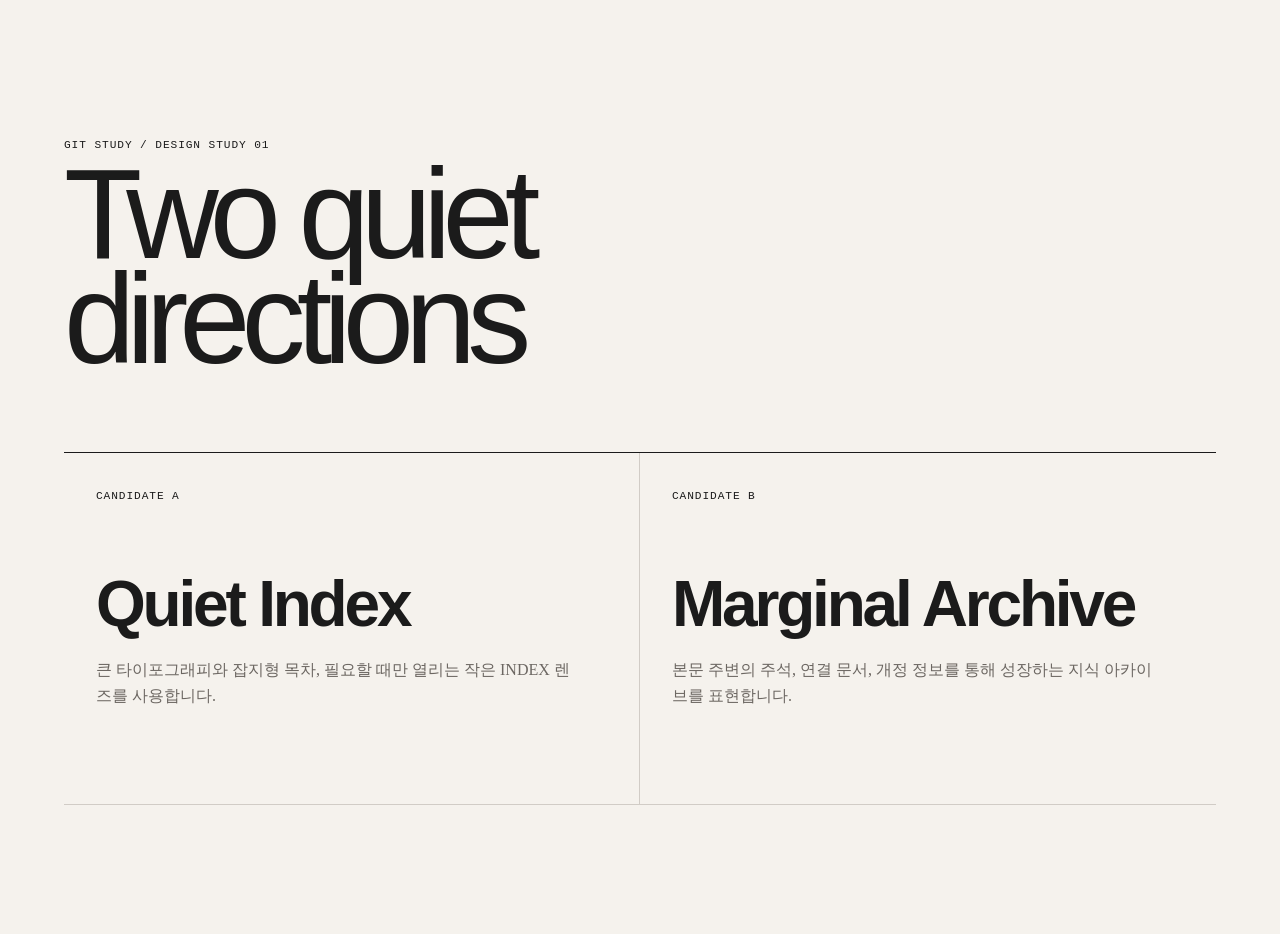
<file: concepts/index.html>
<!doctype html>
<html lang="ko">
<head>
  <meta charset="utf-8">
  <meta name="viewport" content="width=device-width, initial-scale=1">
  <title>Git Study — Design Concepts</title>
  <link rel="stylesheet" href="../design/theme-tokens.css">
  <link rel="stylesheet" href="./concepts.css">
</head>
<body>
  <main class="concepts-home">
    <p class="eyebrow">Git Study / Design Study 01</p>
    <h1>Two quiet directions</h1>
    <div class="concepts-grid">
      <a href="./a/">
        <span class="meta">Candidate A</span>
        <strong>Quiet Index</strong>
        <p>큰 타이포그래피와 잡지형 목차, 필요할 때만 열리는 작은 INDEX 렌즈를 사용합니다.</p>
      </a>
      <a href="./b/">
        <span class="meta">Candidate B</span>
        <strong>Marginal Archive</strong>
        <p>본문 주변의 주석, 연결 문서, 개정 정보를 통해 성장하는 지식 아카이브를 표현합니다.</p>
      </a>
    </div>
  </main>
</body>
</html>
</file>
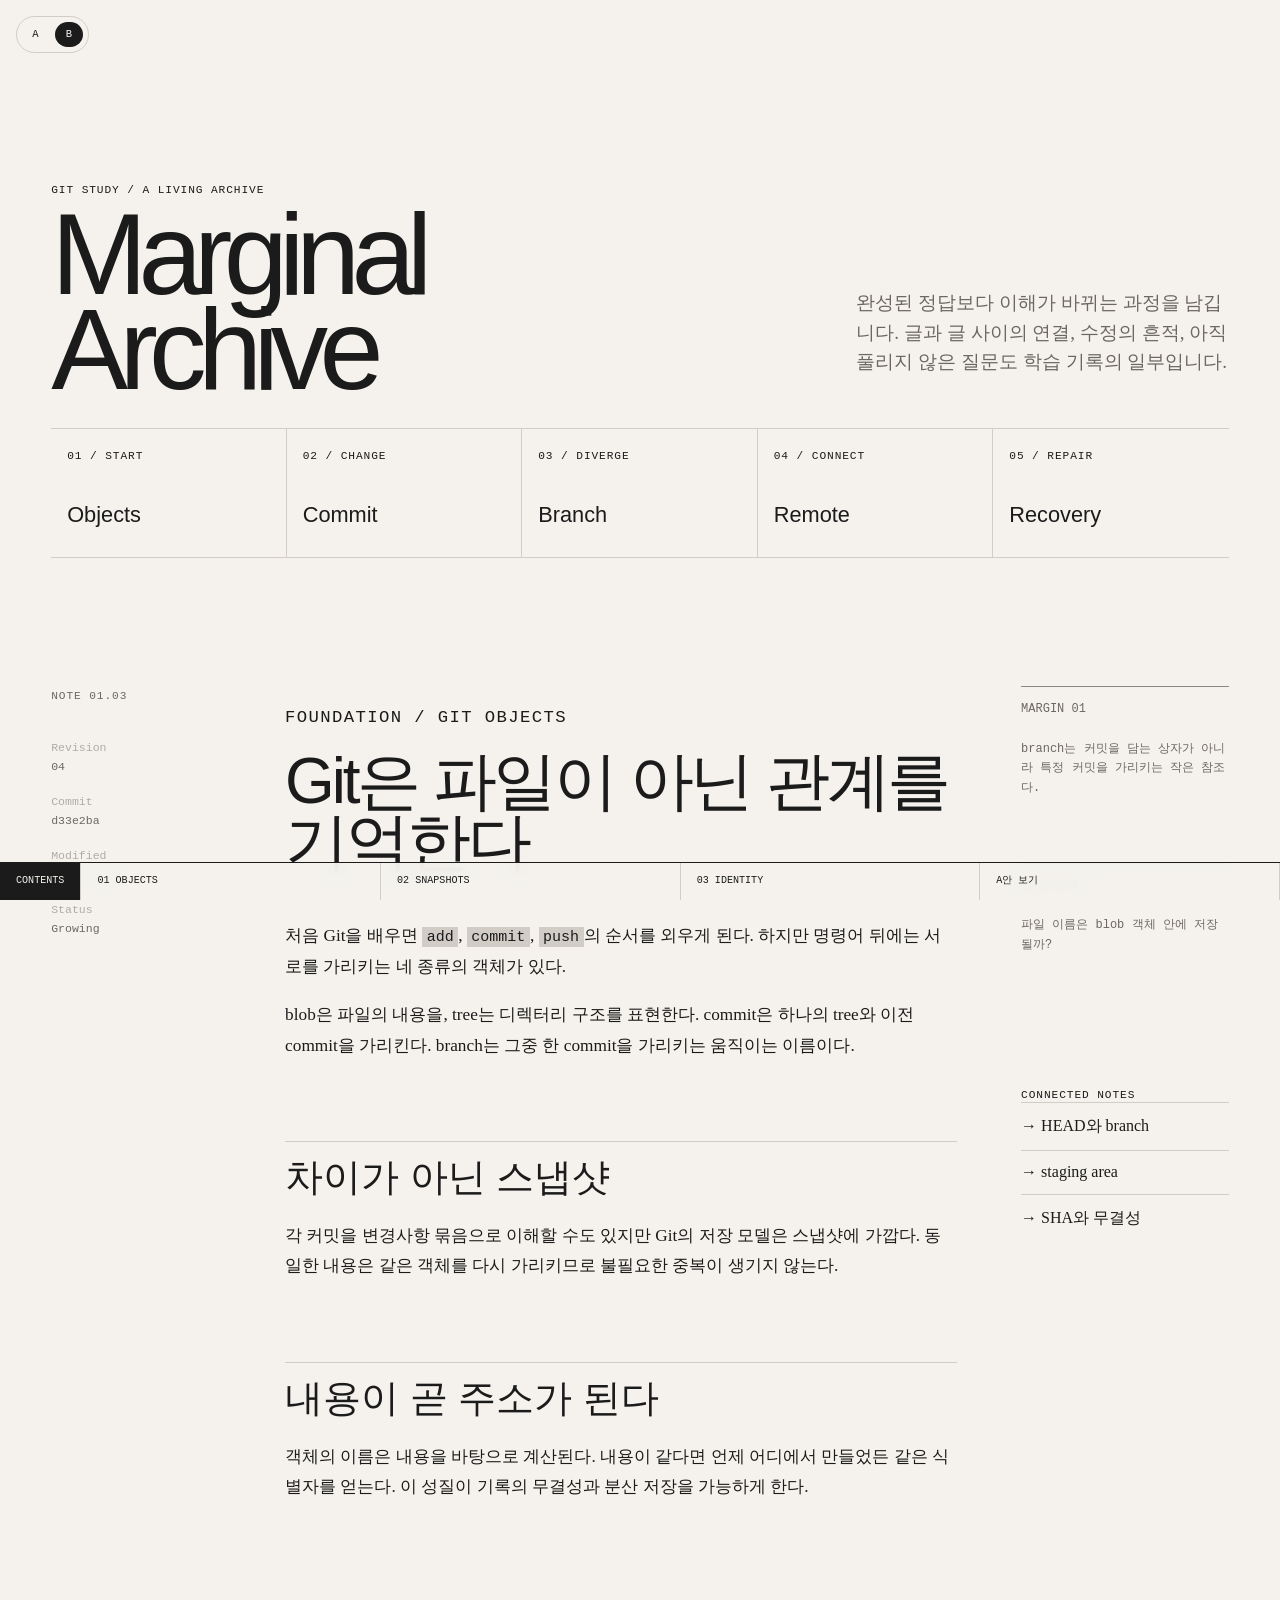
<file: concepts/b/index.html>
<!doctype html>
<html lang="ko">
<head>
  <meta charset="utf-8">
  <meta name="viewport" content="width=device-width, initial-scale=1">
  <title>Candidate B — Marginal Archive</title>
  <link rel="stylesheet" href="../../design/theme-tokens.css">
  <link rel="stylesheet" href="../concepts.css">
</head>
<body data-concept="b">
  <nav class="concept-switcher" aria-label="디자인 후보">
    <a href="../a/">A</a>
    <a href="../b/" aria-current="page">B</a>
  </nav>

  <div class="b-frame">
    <header class="b-header">
      <div>
        <p class="eyebrow">Git Study / A living archive</p>
        <h1>Marginal Archive</h1>
      </div>
      <p class="b-header__manifesto">완성된 정답보다 이해가 바뀌는 과정을 남깁니다. 글과 글 사이의 연결, 수정의 흔적, 아직 풀리지 않은 질문도 학습 기록의 일부입니다.</p>
    </header>

    <nav class="b-map" aria-label="지식 지도">
      <a href="#objects"><small class="meta">01 / Start</small><span>Objects</span></a>
      <a href="#objects"><small class="meta">02 / Change</small><span>Commit</span></a>
      <a href="#objects"><small class="meta">03 / Diverge</small><span>Branch</span></a>
      <a href="#objects"><small class="meta">04 / Connect</small><span>Remote</span></a>
      <a href="#objects"><small class="meta">05 / Repair</small><span>Recovery</span></a>
    </nav>

    <main id="objects" class="b-article">
      <aside class="b-article__meta">
        <span class="eyebrow">Note 01.03</span>
        <dl>
          <dt>Revision</dt><dd>04</dd>
          <dt>Commit</dt><dd>d33e2ba</dd>
          <dt>Modified</dt><dd>2026.10.05</dd>
          <dt>Status</dt><dd>Growing</dd>
        </dl>
      </aside>

      <article class="b-article__body">
        <p class="kicker">Foundation / Git objects</p>
        <h2>Git은 파일이 아닌 관계를 기억한다</h2>
        <p>처음 Git을 배우면 <code>add</code>, <code>commit</code>, <code>push</code>의 순서를 외우게 된다. 하지만 명령어 뒤에는 서로를 가리키는 네 종류의 객체가 있다.</p>
        <p>blob은 파일의 내용을, tree는 디렉터리 구조를 표현한다. commit은 하나의 tree와 이전 commit을 가리킨다. branch는 그중 한 commit을 가리키는 움직이는 이름이다.</p>

        <h3 id="snapshots">차이가 아닌 스냅샷</h3>
        <p>각 커밋을 변경사항 묶음으로 이해할 수도 있지만 Git의 저장 모델은 스냅샷에 가깝다. 동일한 내용은 같은 객체를 다시 가리키므로 불필요한 중복이 생기지 않는다.</p>

        <h3 id="identity">내용이 곧 주소가 된다</h3>
        <p>객체의 이름은 내용을 바탕으로 계산된다. 내용이 같다면 언제 어디에서 만들었든 같은 식별자를 얻는다. 이 성질이 기록의 무결성과 분산 저장을 가능하게 한다.</p>
      </article>

      <aside class="b-margin" aria-label="주석과 관련 문서">
        <div class="b-margin__note">
          MARGIN 01<br><br>
          branch는 커밋을 담는 상자가 아니라 특정 커밋을 가리키는 작은 참조다.
        </div>
        <div class="b-margin__note">
          QUESTION<br><br>
          파일 이름은 blob 객체 안에 저장될까?
        </div>
        <nav class="b-related">
          <span class="eyebrow">Connected notes</span>
          <a href="#snapshots">→ HEAD와 branch</a>
          <a href="#identity">→ staging area</a>
          <a href="#identity">→ SHA와 무결성</a>
        </nav>
      </aside>
    </main>
  </div>

  <nav class="b-strip" aria-label="문서 내 목차">
    <span class="b-strip__label">Contents</span>
    <a href="#objects">01 Objects</a>
    <a href="#snapshots">02 Snapshots</a>
    <a href="#identity">03 Identity</a>
    <a href="../a/">A안 보기</a>
  </nav>
</body>
</html>
</file>
<file: design/theme-tokens.css>
/*
 * Git Study — quiet monochrome theme tokens
 * Primary reference: Monotonomo
 * https://ondisplay.website/site/monotonomo
 */

:root {
  /* Source palette — keep these values unchanged. */
  --mono-paper: #f5f2ed;
  --mono-ink: #1b1b1b;
  --mono-line: #d1ccc6;
  --mono-muted: #6c6762;
  --mono-soft: #afaba7;
  --mono-mid: #8c8782;

  /* Semantic aliases for future pages. */
  --color-background: var(--mono-paper);
  --color-text: var(--mono-ink);
  --color-border: var(--mono-line);
  --color-text-muted: var(--mono-muted);
  --color-ui-soft: var(--mono-soft);
  --color-ui-mid: var(--mono-mid);

  --font-display: "Arial Narrow", "Helvetica Neue", Arial, sans-serif;
  --font-body: Georgia, "Times New Roman", serif;
  --font-mono: "IBM Plex Mono", "SFMono-Regular", Consolas, monospace;

  --content-width: 72rem;
  --reading-width: 42rem;
  --space-page: clamp(1.25rem, 4vw, 4rem);
  --rule: 1px solid var(--color-border);
}
</file>
<file: concepts/concepts.css>
* {
  box-sizing: border-box;
}

html {
  scroll-behavior: smooth;
}

body {
  margin: 0;
  background: var(--color-background);
  color: var(--color-text);
}

a {
  color: inherit;
  text-decoration-thickness: 1px;
  text-underline-offset: 0.2em;
}

button,
summary {
  color: inherit;
  font: inherit;
}

.concept-switcher {
  position: fixed;
  z-index: 20;
  top: 1rem;
  left: 1rem;
  display: flex;
  gap: 0.35rem;
  padding: 0.3rem;
  background: color-mix(in srgb, var(--mono-paper) 88%, transparent);
  border: var(--rule);
  border-radius: 99px;
  backdrop-filter: blur(10px);
  font: 0.66rem/1 var(--font-mono);
  letter-spacing: 0.08em;
  text-transform: uppercase;
}

.concept-switcher a {
  padding: 0.45rem 0.65rem;
  border-radius: 99px;
  text-decoration: none;
}

.concept-switcher [aria-current="page"] {
  color: var(--mono-paper);
  background: var(--mono-ink);
}

.eyebrow,
.meta,
.kicker {
  font-family: var(--font-mono);
  font-size: 0.7rem;
  letter-spacing: 0.08em;
  text-transform: uppercase;
}

/* Candidate A — Quiet Index */

body[data-concept="a"] {
  font-family: var(--font-display);
}

.a-cover {
  min-height: 100svh;
  padding: var(--space-page);
  display: grid;
  grid-template-columns: minmax(12rem, 0.72fr) minmax(20rem, 1.28fr);
  grid-template-rows: auto 1fr auto;
  column-gap: clamp(2rem, 8vw, 8rem);
}

.a-cover__mark {
  grid-column: 1;
  align-self: start;
  margin-top: 5rem;
}

.a-cover__mark strong {
  display: block;
  max-width: 8ch;
  font-size: clamp(4.5rem, 11vw, 10rem);
  font-weight: 600;
  letter-spacing: -0.075em;
  line-height: 0.78;
}

.a-cover__mark p {
  max-width: 25rem;
  margin-top: 2rem;
  color: var(--mono-muted);
  font: 1rem/1.55 var(--font-body);
}

.a-index {
  grid-column: 2;
  grid-row: 1 / 3;
  align-self: end;
}

.a-index__heading {
  display: flex;
  justify-content: space-between;
  padding-bottom: 0.8rem;
  border-bottom: var(--rule);
}

.a-index ol {
  padding: 0;
  margin: 0;
  list-style: none;
}

.a-index a {
  display: grid;
  grid-template-columns: 3rem 1fr auto;
  gap: 1rem;
  align-items: baseline;
  padding: clamp(0.8rem, 2vh, 1.5rem) 0;
  border-bottom: var(--rule);
  text-decoration: none;
  transition: padding 180ms ease, color 180ms ease;
}

.a-index a:hover,
.a-index a:focus-visible {
  padding-left: 0.8rem;
  color: var(--mono-muted);
}

.a-index__number,
.a-index__count {
  color: var(--mono-muted);
  font: 0.7rem/1 var(--font-mono);
}

.a-index__title {
  font-size: clamp(1.4rem, 3vw, 3rem);
  letter-spacing: -0.035em;
}

.a-colophon {
  grid-column: 1;
  grid-row: 3;
  align-self: end;
  display: grid;
  grid-template-columns: repeat(2, auto);
  justify-content: start;
  gap: 2rem;
  padding-top: 2rem;
  border-top: var(--rule);
  color: var(--mono-muted);
}

.a-current {
  padding: clamp(4rem, 10vw, 10rem) var(--space-page);
  border-top: var(--rule);
}

.a-current__inner {
  width: min(100%, var(--content-width));
  margin: auto;
  display: grid;
  grid-template-columns: 12rem minmax(0, var(--reading-width)) 1fr;
  gap: clamp(2rem, 6vw, 6rem);
}

.a-current h2 {
  margin: 0;
  font-size: clamp(2.8rem, 6vw, 6rem);
  font-weight: 500;
  letter-spacing: -0.055em;
  line-height: 0.95;
}

.a-current__body {
  font: clamp(1.05rem, 1.4vw, 1.25rem)/1.75 var(--font-body);
}

.a-current__note {
  color: var(--mono-muted);
  font: 0.75rem/1.6 var(--font-mono);
}

.a-lens {
  position: fixed;
  z-index: 30;
  top: 50%;
  right: 0;
  transform: translateY(-50%);
}

.a-lens summary {
  writing-mode: vertical-rl;
  padding: 1rem 0.7rem;
  background: var(--mono-ink);
  color: var(--mono-paper);
  cursor: pointer;
  list-style: none;
  font: 0.65rem/1 var(--font-mono);
  letter-spacing: 0.14em;
}

.a-lens summary::-webkit-details-marker {
  display: none;
}

.a-lens__panel {
  position: absolute;
  top: 50%;
  right: 100%;
  width: min(26rem, calc(100vw - 3rem));
  padding: 1.5rem;
  transform: translateY(-50%);
  background: var(--mono-paper);
  border: var(--rule);
  box-shadow: -1rem 1rem 3rem color-mix(in srgb, var(--mono-ink) 10%, transparent);
}

.a-lens__panel ol {
  margin: 1.5rem 0 0;
  padding: 0;
  list-style: none;
}

.a-lens__panel a {
  display: flex;
  justify-content: space-between;
  padding: 0.8rem 0;
  border-top: var(--rule);
  text-decoration: none;
}

/* Candidate B — Marginal Archive */

body[data-concept="b"] {
  font-family: var(--font-body);
}

.b-frame {
  width: min(100%, 96rem);
  margin: auto;
  padding: var(--space-page);
}

.b-header {
  min-height: 42vh;
  display: grid;
  grid-template-columns: 1fr minmax(16rem, 0.55fr);
  align-items: end;
  gap: clamp(3rem, 10vw, 10rem);
  padding: 5rem 0 2rem;
  border-bottom: var(--rule);
}

.b-header h1 {
  max-width: 10ch;
  margin: 0;
  font: 500 clamp(4rem, 9vw, 9rem)/0.82 var(--font-display);
  letter-spacing: -0.075em;
}

.b-header__manifesto {
  max-width: 34rem;
  color: var(--mono-muted);
  font-size: clamp(1rem, 1.5vw, 1.3rem);
  line-height: 1.55;
}

.b-map {
  display: grid;
  grid-template-columns: repeat(5, 1fr);
  border-bottom: var(--rule);
}

.b-map a {
  min-height: 8rem;
  padding: 1rem;
  border-right: var(--rule);
  text-decoration: none;
}

.b-map a:last-child {
  border-right: 0;
}

.b-map span {
  display: block;
  margin-top: 2.5rem;
  font: clamp(1rem, 1.7vw, 1.5rem)/1.1 var(--font-display);
}

.b-article {
  display: grid;
  grid-template-columns: minmax(9rem, 0.45fr) minmax(0, var(--reading-width)) minmax(11rem, 0.55fr);
  justify-content: center;
  gap: clamp(2rem, 5vw, 5rem);
  padding: clamp(5rem, 10vw, 10rem) 0;
}

.b-article__meta {
  position: sticky;
  top: 6rem;
  align-self: start;
  color: var(--mono-muted);
  font: 0.72rem/1.65 var(--font-mono);
}

.b-article__meta dl {
  margin: 2rem 0 0;
}

.b-article__meta dt {
  color: var(--mono-soft);
}

.b-article__meta dd {
  margin: 0 0 1rem;
}

.b-article__body h2 {
  margin: 0 0 3rem;
  font: 500 clamp(2.8rem, 5vw, 5rem)/0.95 var(--font-display);
  letter-spacing: -0.05em;
}

.b-article__body h3 {
  margin: 5rem 0 1.5rem;
  padding-top: 1rem;
  border-top: var(--rule);
  font: 500 clamp(1.8rem, 3vw, 3rem)/1 var(--font-display);
}

.b-article__body p {
  font-size: clamp(1.05rem, 1.35vw, 1.22rem);
  line-height: 1.78;
}

.b-article__body code {
  padding: 0.08em 0.3em;
  background: var(--mono-line);
  font-family: var(--font-mono);
  font-size: 0.87em;
}

.b-margin {
  align-self: start;
}

.b-margin__note {
  margin: 0 0 4rem;
  padding-top: 0.8rem;
  border-top: 1px solid var(--mono-mid);
  color: var(--mono-muted);
  font: 0.75rem/1.65 var(--font-mono);
}

.b-related {
  margin-top: 8rem;
}

.b-related a {
  display: block;
  padding: 0.8rem 0;
  border-top: var(--rule);
  text-decoration: none;
}

.b-strip {
  position: fixed;
  z-index: 25;
  right: 0;
  bottom: 0;
  left: 0;
  display: grid;
  grid-template-columns: auto repeat(4, 1fr);
  background: color-mix(in srgb, var(--mono-paper) 92%, transparent);
  border-top: 1px solid var(--mono-ink);
  backdrop-filter: blur(10px);
  font: 0.63rem/1 var(--font-mono);
  text-transform: uppercase;
}

.b-strip > * {
  padding: 0.85rem 1rem;
  border-right: var(--rule);
  text-decoration: none;
}

.b-strip__label {
  color: var(--mono-paper);
  background: var(--mono-ink);
}

/* Concepts landing */

.concepts-home {
  width: min(100% - 2rem, var(--content-width));
  margin: auto;
  padding: 8rem 0;
  font-family: var(--font-display);
}

.concepts-home h1 {
  max-width: 10ch;
  margin: 0 0 5rem;
  font-size: clamp(4rem, 10vw, 9rem);
  font-weight: 500;
  letter-spacing: -0.07em;
  line-height: 0.82;
}

.concepts-grid {
  display: grid;
  grid-template-columns: repeat(2, 1fr);
  border-top: 1px solid var(--mono-ink);
}

.concepts-grid a {
  min-height: 22rem;
  padding: 2rem;
  border-right: var(--rule);
  border-bottom: var(--rule);
  text-decoration: none;
}

.concepts-grid a:last-child {
  border-right: 0;
}

.concepts-grid strong {
  display: block;
  margin: 4rem 0 1rem;
  font-size: clamp(2rem, 5vw, 4rem);
  letter-spacing: -0.05em;
}

.concepts-grid p {
  max-width: 30rem;
  color: var(--mono-muted);
  font: 1rem/1.6 var(--font-body);
}

@media (max-width: 760px) {
  .a-cover {
    display: block;
    padding-top: 7rem;
  }

  .a-cover__mark {
    margin: 0 0 5rem;
  }

  .a-index {
    margin-top: 4rem;
  }

  .a-colophon {
    margin-top: 4rem;
  }

  .a-current__inner,
  .b-article {
    grid-template-columns: 1fr;
  }

  .a-current__note,
  .b-margin {
    margin-top: 2rem;
  }

  .b-header {
    grid-template-columns: 1fr;
  }

  .b-map {
    grid-template-columns: 1fr 1fr;
  }

  .b-map a {
    border-bottom: var(--rule);
  }

  .b-article__meta {
    position: static;
  }

  .b-strip {
    grid-template-columns: auto repeat(4, minmax(5rem, 1fr));
    overflow-x: auto;
  }

  .concepts-grid {
    grid-template-columns: 1fr;
  }

  .concepts-grid a {
    border-right: 0;
  }
}

@media (prefers-reduced-motion: reduce) {
  html {
    scroll-behavior: auto;
  }

  * {
    transition: none !important;
  }
}
</file>
